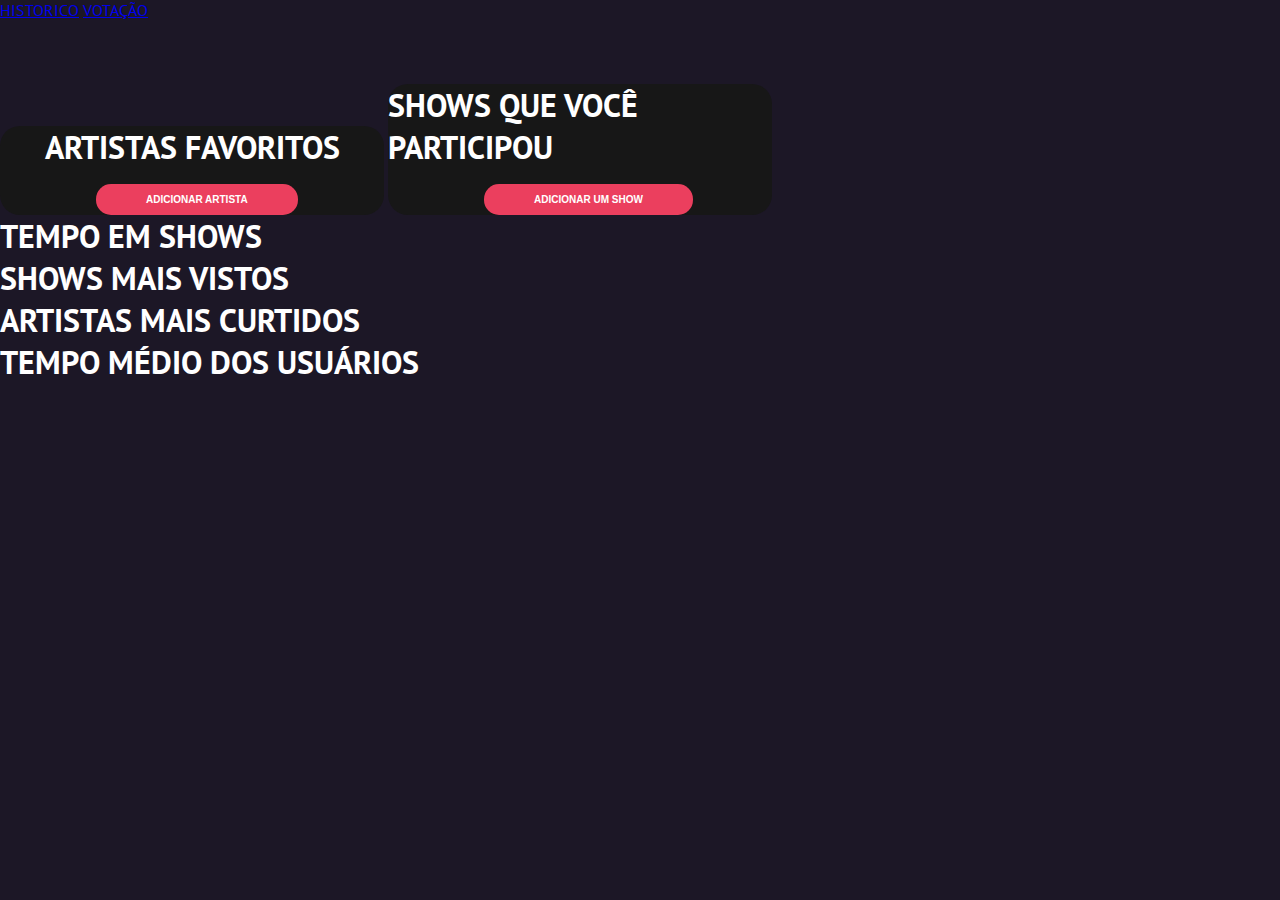
<file: Dashboard/index.html>
<!DOCTYPE html>
<html lang="en">
<head>
    <meta charset="UTF-8">
    <meta http-equiv="X-UA-Compatible" content="IE=edge">
    <meta name="viewport" content="width=device-width, initial-scale=1.0">
    <title>Document</title>
    <link rel="stylesheet" href="style.css">
    <script src="script.js" defer></script>
</head>
<body>
    <header>
        <div class="logo"></div>
        <div class=nav_nar>
            <a href="#">HISTORICO</a>
            <a href="C:\Users\gusta\OneDrive\Área de Trabalho\Faculdade\Projeto Individual\Atomica\Dashboard\Votação\index.html">VOTAÇÃO</a>
        </div>
    </header>

    <div>
    <div class="artistas">
        <h1>ARTISTAS FAVORITOS</h1>
        <button id="open-modal" class="btn">ADICIONAR ARTISTA</button>
        <div id="fade" class="hide"></div>
        <div id="modal" class="hide">
            <div class="modal-header">
                <h2>ADICONE UM ARTISTA</h2>
                <button id="close-modal" class="btn">FECHAR</button>
            </div>
            <div class="modal-body">
                <form class="form">
                    <label class="label-input">
                        <input type="text" placeholder="Nome">
                    </label>
                </form>
            </div>
        </div>
    </div>

    <div class="shows_part">
        <h1>SHOWS QUE VOCÊ PARTICIPOU</h1>
        <button id="open-modal2" class="btn">ADICIONAR UM SHOW</button>
        <div id="fade2" class="hide"></div>
        <div id="modal2" class="hide">
            <div class="modal-header">
                <h2>ADICONE UM SHOW</h2>
                <button id="close-modal2" class="btn">FECHAR</button>
            </div>
            <div class="modal-body">
                <form class="form">
                    <label class="label-input">
                        <input type="text" placeholder="Nome do artista">
                    </label>
                    <label class="label-input">
                        <input type="text" placeholder="Dia do show">
                    </label>
                </form>
            </div>
        </div>
    </div>

        <div class="tempo">
            <h1>TEMPO EM SHOWS</h1>
        </div>
        <div class="show_grafico">
            <h1>SHOWS MAIS VISTOS</h1>
        </div>
        <div class="artista_grafico">
            <h1>ARTISTAS MAIS CURTIDOS</h1>
        </div>
        <div class="tempo_grafico">
            <h1>TEMPO MÉDIO DOS USUÁRIOS</h1>
        </div>
    </div> 


    
</body>
</html>
</file>
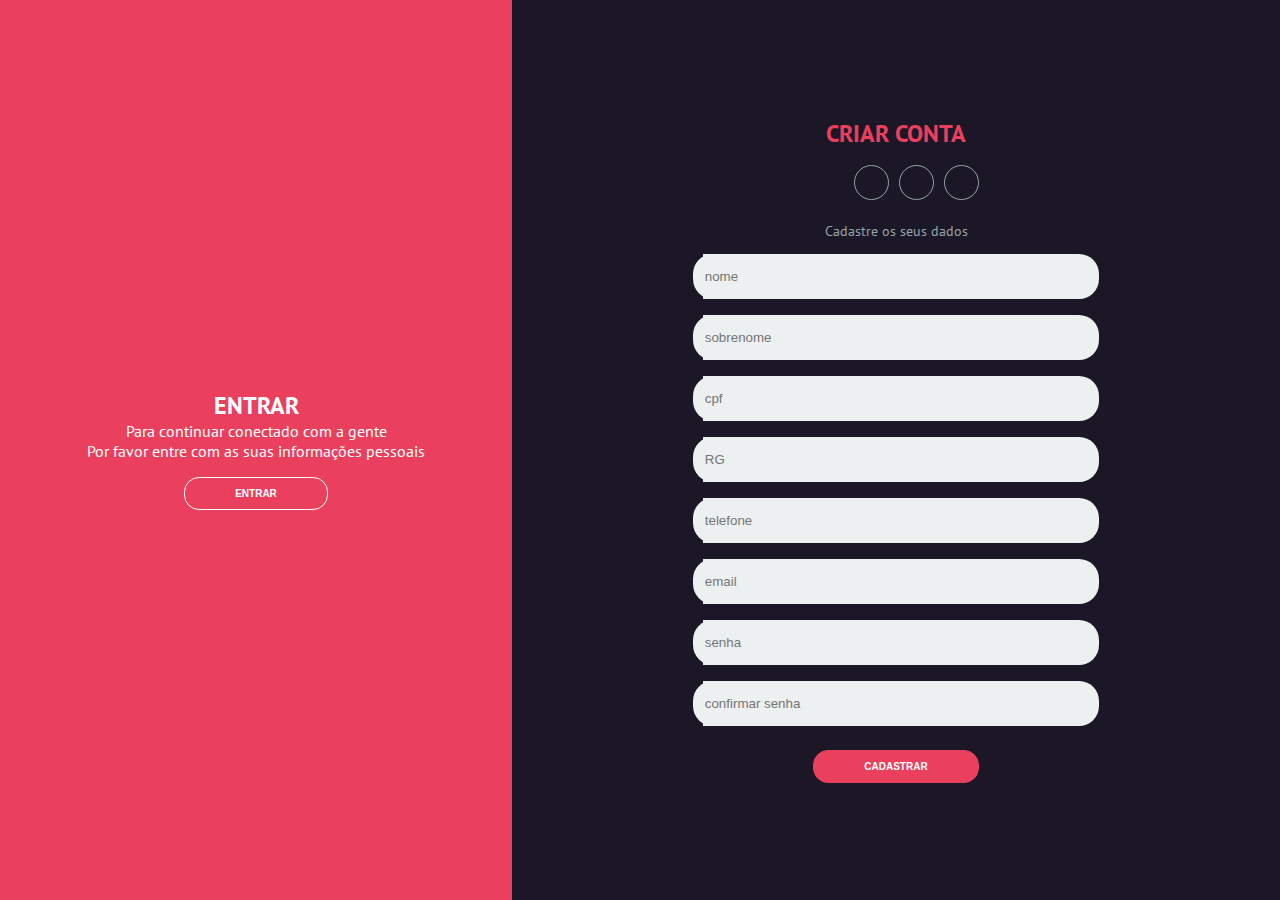
<file: login/index.html>
<!DOCTYPE html>
<html lang="en">
<head>
    <meta charset="UTF-8">
    <meta http-equiv="X-UA-Compatible" content="IE=edge">
    <meta name="viewport" content="width=device-width, initial-scale=1.0">
    <link rel="stylesheet" href="style.css">
    <link rel="stylesheet" href="https://cdnjs.cloudflare.com/ajax/libs/font-awesome/6.4.0/css/all.min.css" integrity="sha512-iecdLmaskl7CVkqkXNQ/ZH/XLlvWZOJyj7Yy7tcenmpD1ypASozpmT/E0iPtmFIB46ZmdtAc9eNBvH0H/ZpiBw==" crossorigin="anonymous" referrerpolicy="no-referrer" />
    <title>Document</title> 
</head>
<body>
    <div class="container">
        <div class="content first-content">
            <div class="first-column">
                <h2 class="title-primary">ENTRAR</h2>
                <p class="description-primary">Para continuar conectado com a gente</p>
                <p class="description-primary">Por favor entre com as suas informações pessoais</p>
                <button id="btn_entrar" class="btn btn-primary">ENTRAR</button>
            </div>
            <div class="second-column">
                <h2 class="title-second">CRIAR CONTA</h2>
                <div class="social-media">
                    <ul class="list-social-media">
                        <a class="link-social-media" href="#">
                            <li class="item-social-media">
                                <i class="fa-brands fa-facebook"></i>
                            </li>
                        </a>
                        <a  class="link-social-media" href="#">
                            <li class="item-social-media">
                                <i class="fa-brands fa-google"></i>
                            </li>
                        </a>
                        <a class="link-social-media" href="#">
                            <li class="item-social-media">
                                <i class="fa-brands fa-instagram"></i>
                            </li>
                        </a>
                    </ul>
                </div>
                <p class="description description-second">Cadastre os seus dados</p>
                <form class="form">
                    <label class="label-input" for="">
                        <i class="fa-solid fa-user icon-modify"></i>
                        <input type="text" placeholder="nome" id="ipt_nome">
                    </label>
                    <label class="label-input" for="">
                        <i class="fa-solid fa-user icon-modify"></i>
                        <input type="text" placeholder="sobrenome" id="ipt_sobrenome">
                    </label>
                    <label class="label-input" for="">
                        <i class="fa-regular fa-id-card icon-modify"></i>
                        <input type="number" placeholder="cpf" id="ipt_cpf">
                    </label>
                    <label class="label-input" for="">
                        <i class="fa-regular fa-id-card icon-modify"></i>
                        <input type="text" placeholder="RG" id="ipt_RG">
                    </label>
                    <label class="label-input" for="">
                        <i class="fa-solid fa-phone icon-modify"></i>
                        <input type="number" placeholder="telefone" id="ipt_telefone">                    
                    </label>
                    <label class="label-input" for="">
                        <i class="fa-solid fa-envelope icon-modify"></i>
                        <input type="text" placeholder="email" id="ipt_email">
                    </label>
                    <label class="label-input" for="">
                        <i class="fa-solid fa-lock icon-modify"></i>
                        <input type="password" placeholder="senha" id="ipt_senha">
                    </label>
                    <label class="label-input" for="">
                        <i class="fa-solid fa-lock icon-modify"></i>
                        <input type="password" placeholder="confirmar senha" id="ipt_conf_senha">
                    </label>
                     
                    <button onclick="cadastrar()" class="btn btn-second">CADASTRAR</button>
                </form>
            </div>
        </div>
        <div class="content second-content">
            <div class="first-column">
                <h2 class="title title-primary">Olá, amigo!</h2>
                <p class="description description-primary">Entre com os seus dados pessoais</p>
                <p class="description description-primary">e comece a sua jornada atômica com a gente</p>
                <button id="btn_cadastrar" class="btn btn-primary">CADASTRAR</button>
            </div>
            <div class="second-column">
                <h2 class="title title-second">Entre na sua conta</h2>
                <div class="social-media">
                    <ul class="list-social-media">
                        <a class="link-social-media" href="#">
                            <li class="item-social-media">
                                <i class="fa-brands fa-facebook"></i>
                            </li>
                        </a>
                        <a  class="link-social-media" href="#">
                            <li class="item-social-media">
                                <i class="fa-brands fa-google"></i>
                            </li>
                        </a>
                        <a class="link-social-media" href="#">
                            <li class="item-social-media">
                                <i class="fa-brands fa-instagram"></i>
                            </li>
                        </a>
                    </ul>
                </div>
                <p class="description description-second">Ou use o seu email</p>
                <form class="form">
                    <label class="label-input" for="">
                        <i class="fa-solid fa-envelope icon-modify"></i>
                        <input type="text" placeholder="email" id="ipt_email">
                    </label>
                    <label class="label-input" for="">
                        <i class="fa-solid fa-lock icon-modify"></i>
                        <input type="password" placeholder="senha" id="ipt_senha_final">
                    </label>
                     
                    <button class="btn btn-second">ENTRAR</button>
                </form>
            </div>
        </div>
    </div>
    <script src="script.js"></script>
</body>
</html>
</file>
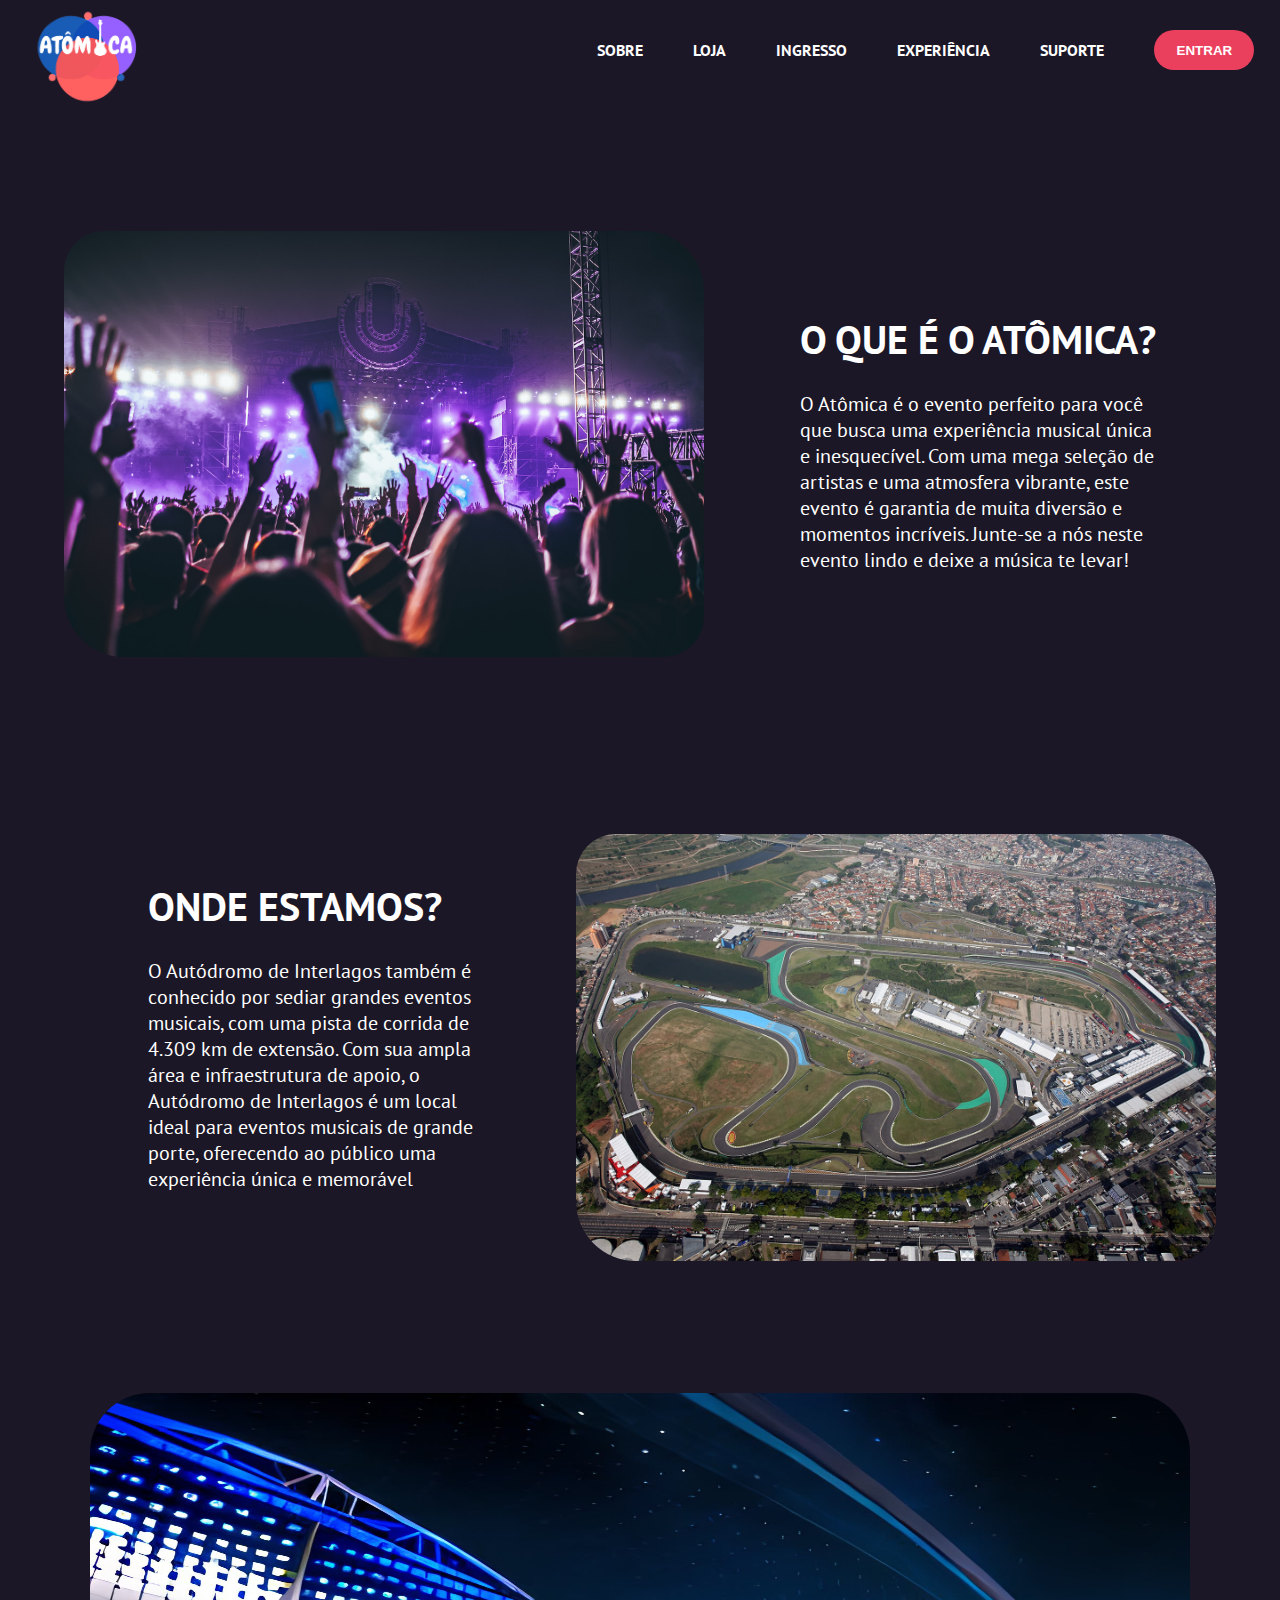
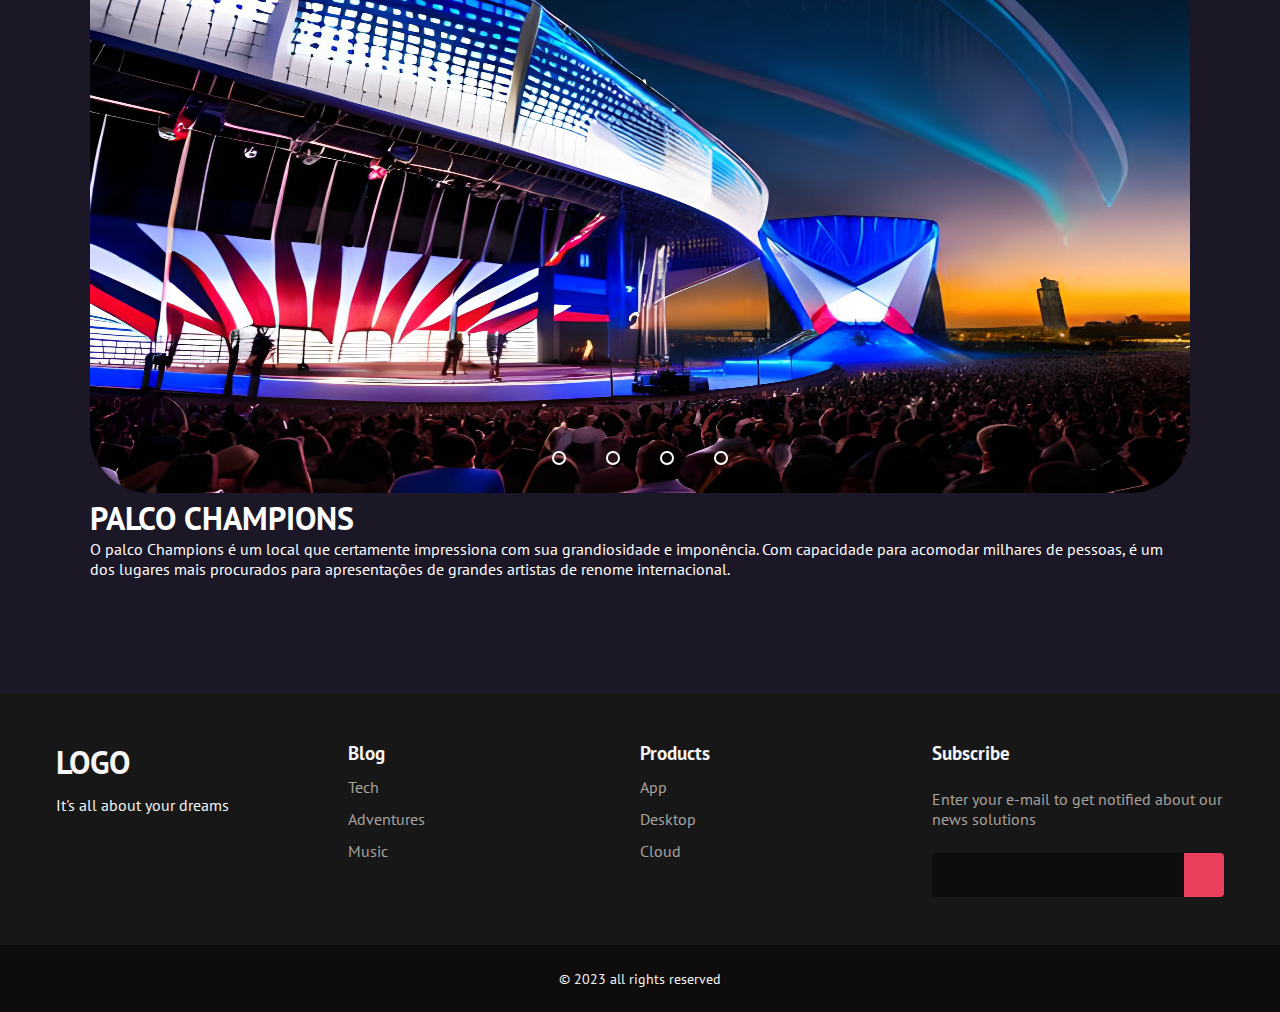
<file: sobre.html>
<!DOCTYPE html>
<html lang="en">
<head>
    <meta charset="UTF-8">
    <meta http-equiv="X-UA-Compatible" content="IE=edge">
    <meta name="viewport" content="width=device-width, initial-scale=1.0">
    <link rel="stylesheet" href="https://cdnjs.cloudflare.com/ajax/libs/font-awesome/6.4.0/css/all.min.css" integrity="sha512-iecdLmaskl7CVkqkXNQ/ZH/XLlvWZOJyj7Yy7tcenmpD1ypASozpmT/E0iPtmFIB46ZmdtAc9eNBvH0H/ZpiBw==" crossorigin="anonymous" referrerpolicy="no-referrer" />
    <link rel="stylesheet" href="style.css">
    <title>Atomica-Sobre</title>
</head>
<body>
    <header>
        <div class="center">
            <div class="logo">
                <img src="imagens\logo_atomica.png" style="width: 10vw;" alt="">
            </div>
            <div class="menu">
                <a href="#">SOBRE</a>
                <a href="#">LOJA</a>
                <a href="#">INGRESSO</a>
                <a href="#">EXPERIÊNCIA</a>
                <a href="#">SUPORTE</a>
                <button class="ENTRAR"><a href="#">ENTRAR</a></button>
            </div>
        </div>
    </header>

    <section class="sobre">
        <div class="center">
            <div class="texto_quem_somos">
                <h1>O QUE É O ATÔMICA?</h1><br>
                O Atômica é o evento perfeito para você <br>
                que busca uma experiência musical única <br>
                e inesquecível. Com uma mega seleção de <br>
                artistas e uma atmosfera vibrante, este <br>
                evento é garantia de muita diversão e <br>
                momentos incríveis. Junte-se a nós neste <br>
                evento lindo e deixe a música te levar! <br>
            </div>
        </div>
        <div class="img1">
            <img src="imagens\img_texto1.jpg" style="width: 50%; height: 60%; margin-left: 5%;  border-radius: 40px 60px 40px 60px;" alt="">
        </div>
    </section>

    <section class="onde">
        <div class="center">
          <div class="texto_onde">
            <h1>ONDE ESTAMOS?</h1><br>
            O Autódromo de Interlagos também é <br>
            conhecido por sediar grandes eventos <br>
            musicais, com uma pista de corrida de <br>
            4.309 km de extensão. Com sua ampla <br>
            área e infraestrutura de apoio, o <br>
            Autódromo de Interlagos é um local <br>
            ideal para eventos musicais de grande <br> 
            porte, oferecendo ao público uma <br>
            experiência única e memorável <br>
          </div>
        </div>    
      <div class="img2"> 
        <img src="imagens\Interlagos.jpg" style="width: 50%; height: 60%; margin-left: 45%; margin-top: -28%; border-radius: 40px 60px 40px 60px;" alt="">
      </div>
    </section>

    <div class="slider">
        <div class="slides">
            <input type="radio" name="radio-btn" id="radio1">
            <input type="radio" name="radio-btn" id="radio2">
            <input type="radio" name="radio-btn" id="radio3">
            <input type="radio" name="radio-btn" id="radio4">

            <div class="slide first">
                <img src="imagens/palco 1.jpg" style="width: 1100px; height: 700px; border-radius: 60px;" alt="">
                <div class="texto_palco_1">
                    <h1>PALCO CHAMPIONS</h1> 
                    O palco Champions é um local que certamente impressiona com sua grandiosidade e imponência. Com capacidade para acomodar milhares de pessoas, é um <br> dos lugares mais procurados para apresentações de grandes artistas de renome internacional.
                </div>
            </div>
            <div class="slide second">
                <img src="imagens/palco 2.jpg" style="width: 1100px; height: 700px; border-radius: 60px;" alt="">
                <div class="texto_palco_2">
                    <h1>PALCO MIDNIGHT</h1>
                    O palco principal Midnight é um lugar mágico e envolvente, que cativa e emociona quem tem a oportunidade de estar presente em uma apresentação. O Midnight se destaca por sua beleza e elegância, proporcionando uma atmosfera única e inesquecível para os espectadores.
                </div>
            </div>
            <div class="slide third">
                <img src="imagens/palco 3.jpg" style="width: 1100px; height: 700px; border-radius: 60px;" alt="">
                <div class="texto_palco_3">
                    <h1>PALCO STARLIGHT</h1>
                    O Starlight é um palco de show único que oferece uma experiência musical energizante. Diferente dos palcos convencionais, o Starlight é um espaço exclusivo para DJs que tocam uma variedade de músicas eletrônicas. Com um design moderno e futurista, é um ambiente perfeito para dançar a noite toda. 
                </div>
            </div>
            <div class="slide fourth">
                <img src="imagens/palco 4.jpg" style="width: 1100px; height: 700px; border-radius: 60px;" alt="">
                <div class="texto_palco_4">
                    <h1>YOUNG BLODD</h1>
                    O Young Blood é um palco que oferece uma oportunidade única para artistas menos conhecidos mostrarem seus talentos e serem descobertos pelo público, com um design que remete a um castelo, onde, assim como nos contos de fadas, sonhos são realizados
                </div>
            </div>

            <div class="navigation-auto">
                <div class="auto-btn1"></div>
                <div class="auto-btn2"></div>
                <div class="auto-btn3"></div>
                <div class="auto-btn4"></div>
            </div>

        </div>

        <div class="manual-navigation">
            <label for="radio1" class="manual-btn"></label>
            <label for="radio2" class="manual-btn"></label>
            <label for="radio3" class="manual-btn"></label>
            <label for="radio4" class="manual-btn"></label>
        </div>

    </div> 

    <br><br><br><br><br>

    <footer>
        <div id="footer_content">
            <div id="footer_contacts">
                <h1>LOGO</h1>
                <p>It's all about your dreams</p>

                <div id="footer_social_media">
                    <a href="#" class="footer-link" id="instagram">
                        <i class="fa-brands fa-instagram"></i>
                    </a>

                    <a href="#" class="footer-link" id="facebook">
                        <i class="fa-brands fa-facebook"></i>
                    </a>

                    <a href="#" class="footer-link" id="whatsapp">
                        <i class="fa-brands fa-whatsapp"></i>
                    </a>
                </div>
            </div>

            <ul class="footer-list">
                <li>
                    <h3>Blog</h3>
                </li>
                <li>
                    <a href="#" class="footer-link">Tech</a>
                </li>
                <li>
                    <a href="#" class="footer-link">Adventures</a>
                </li>
                <li>
                    <a href="#" class="footer-link">Music</a>
                </li>
            </ul>

            <ul class="footer-list">
                <li>
                    <h3>Products</h3>
                </li>
                <li>
                    <a href="#" class="footer-link">App</a>
                </li>
                <li>
                    <a href="#" class="footer-link">Desktop</a>
                </li>
                <li>
                    <a href="#" class="footer-link">Cloud</a>
                </li>
            </ul>

            <div id="footer_subscribe">
                <h3>Subscribe</h3>
                <p>
                    Enter your e-mail to get notified about our news solutions
                </p>

                <div id="input_group">
                    <input type="email" id="email">
                    <button>
                        <i class="fa-regular fa-envelope"></i>
                    </button>
                </div>
            </div> 
        </div>

        <div id="footer_copyright">
            &#169
            2023 all rights reserved
        </div>
    </footer>

    <script src="script.js"></script>

</body>
</html>
</file>
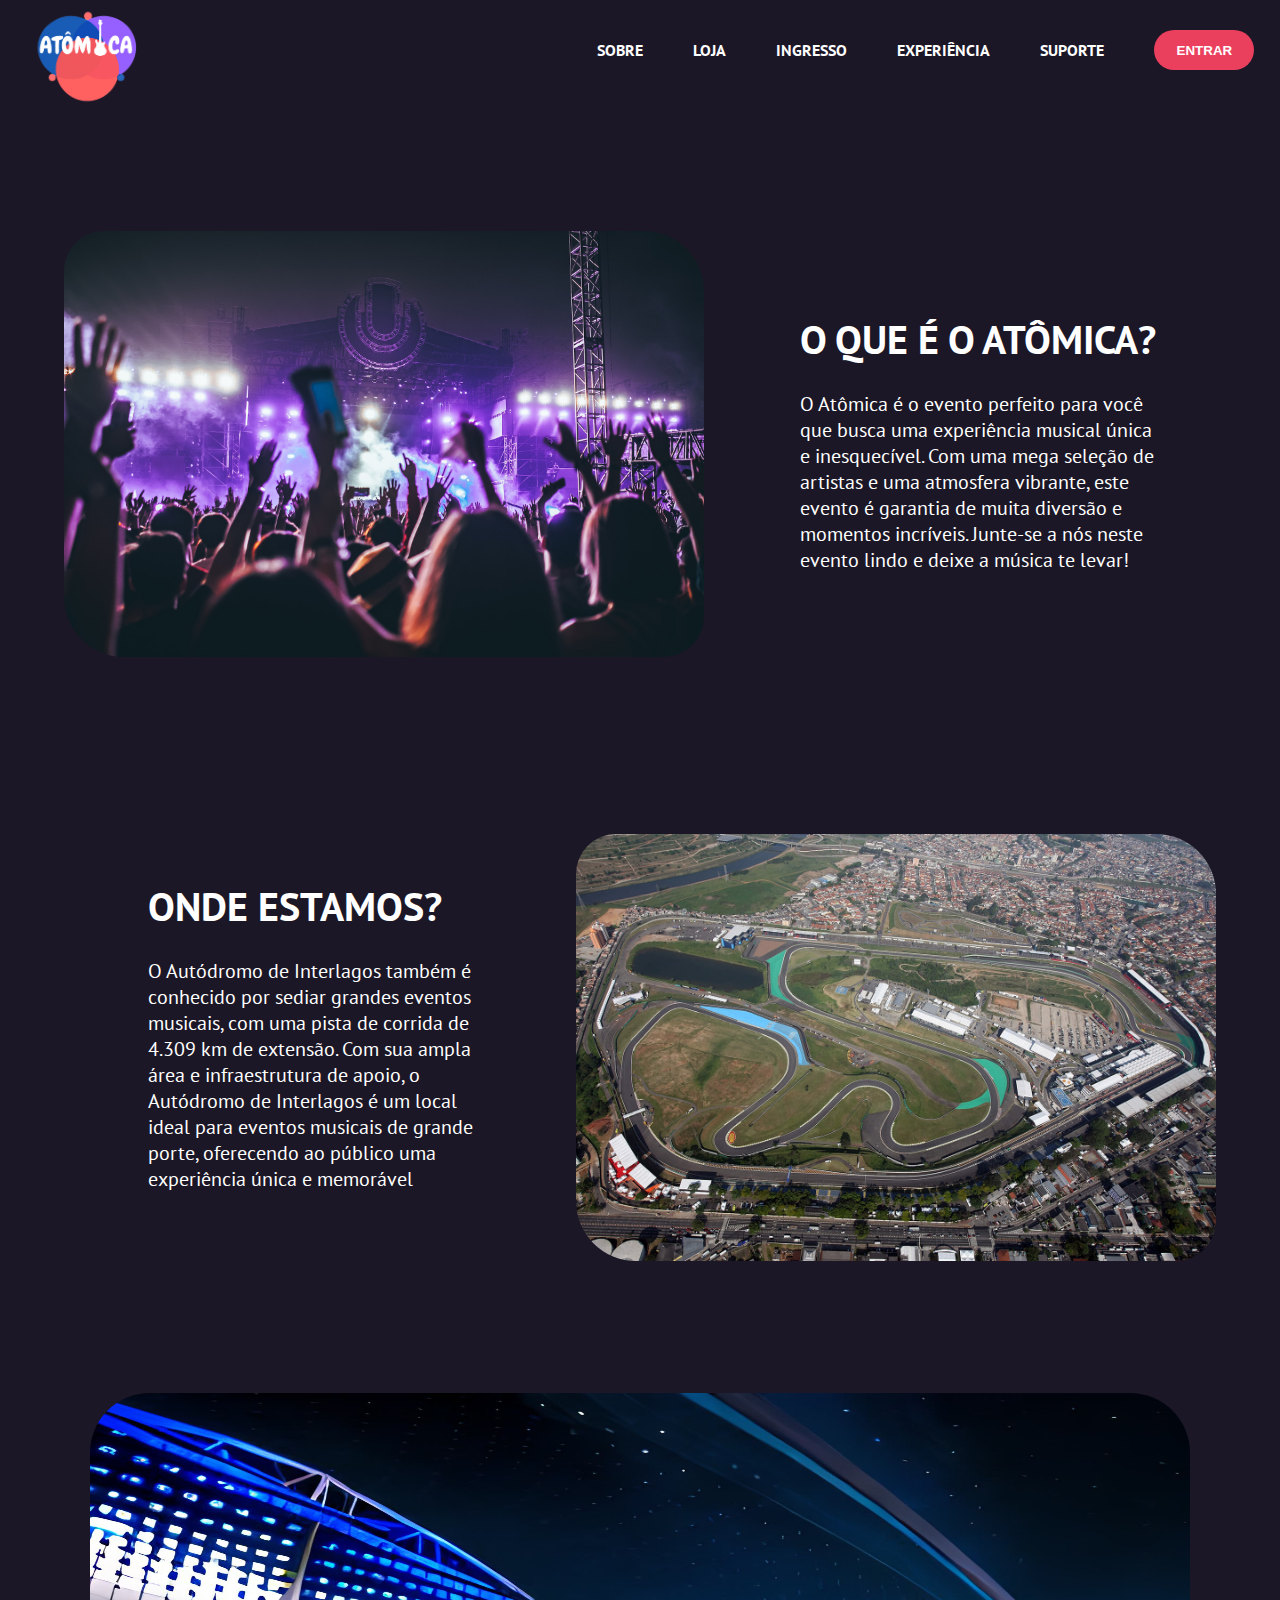
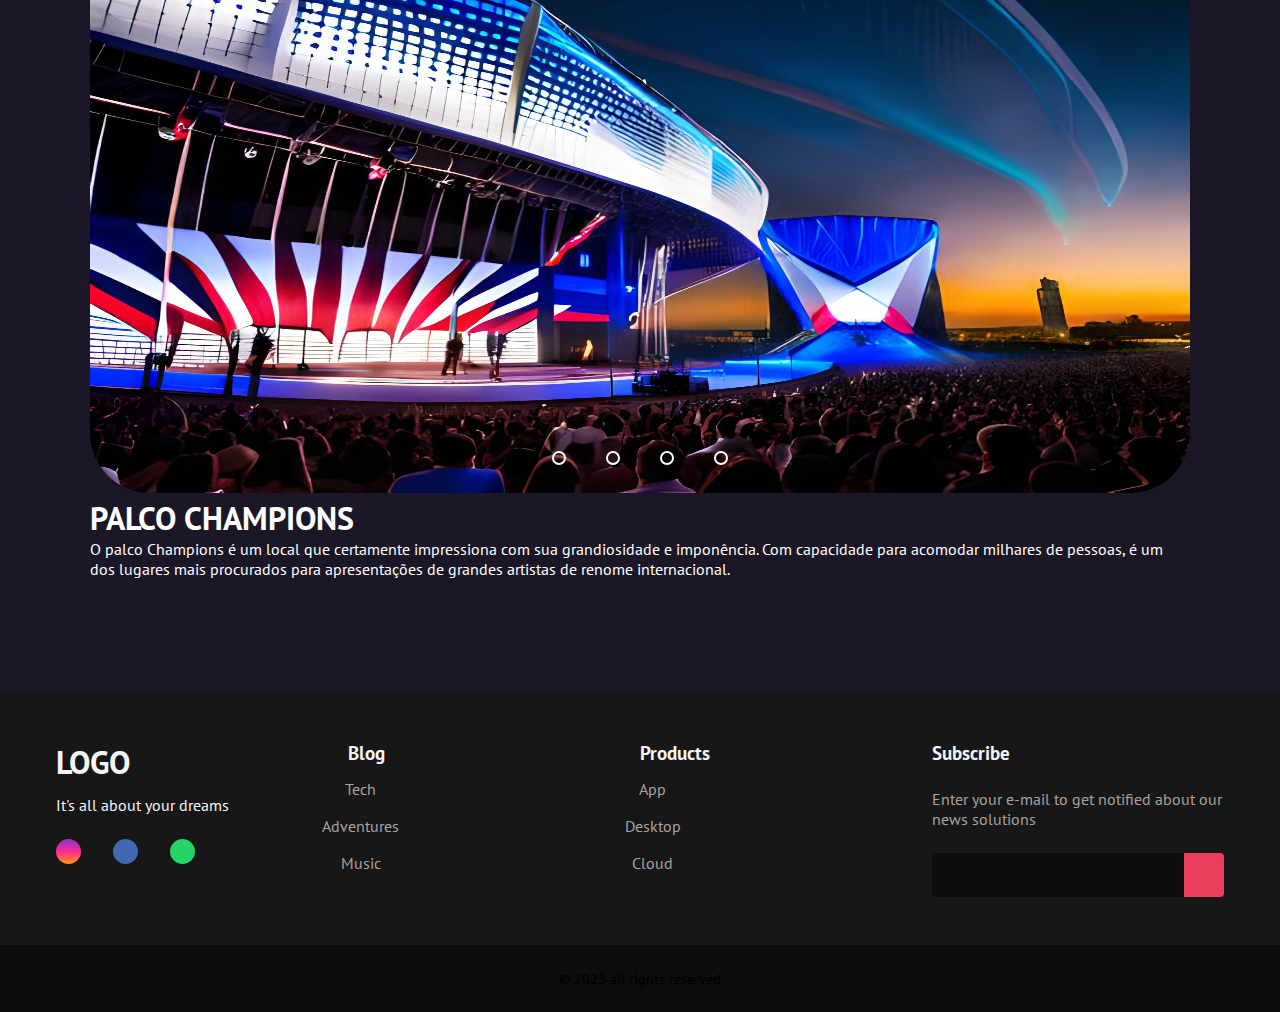
<file: Sobre/sobre.html>
<!DOCTYPE html>
<html lang="en">

<head>
    <meta charset="UTF-8">
    <meta http-equiv="X-UA-Compatible" content="IE=edge">
    <meta name="viewport" content="width=device-width, initial-scale=1.0">
    <link rel="stylesheet" href="https://cdnjs.cloudflare.com/ajax/libs/font-awesome/6.4.0/css/all.min.css"
        integrity="sha512-iecdLmaskl7CVkqkXNQ/ZH/XLlvWZOJyj7Yy7tcenmpD1ypASozpmT/E0iPtmFIB46ZmdtAc9eNBvH0H/ZpiBw=="
        crossorigin="anonymous" referrerpolicy="no-referrer" />
    <link rel="stylesheet" href="style.css">
    <title>Atomica-Sobre</title>
</head>

<body>
    <div class="container">
    <div class="center">
        <div class="logo">
            <img src="imagens\logo_atomica.png" style="width: 10vw;" alt="">
        </div>
        <div class="menu">
            <a href="#">SOBRE</a>
            <a href="#">LOJA</a>
            <a href="#">INGRESSO</a>
            <a href="#">EXPERIÊNCIA</a>
            <a href="#">SUPORTE</a>
            <button class="ENTRAR"><a
                    href="C:\Users\gusta\OneDrive\Área de Trabalho\Faculdade\Projeto Individual\Atomica\login\index.html">ENTRAR</a></button>
        </div>
    </div>
    <section class="sobre">
        <div class="center">
            <div class="texto_quem_somos">
                <h1>O QUE É O ATÔMICA?</h1><br>
                O Atômica é o evento perfeito para você <br>
                que busca uma experiência musical única <br>
                e inesquecível. Com uma mega seleção de <br>
                artistas e uma atmosfera vibrante, este <br>
                evento é garantia de muita diversão e <br>
                momentos incríveis. Junte-se a nós neste <br>
                evento lindo e deixe a música te levar! <br>
            </div>
        </div>
        <div class="img1">
            <img src="imagens\img_texto1.jpg"
                style="width: 50%; height: 60%; margin-left: 5%;  border-radius: 40px 60px 40px 60px;" alt="">
        </div>
    </section>

    <section class="onde">
        <div class="center">
            <div class="texto_onde">
                <h1>ONDE ESTAMOS?</h1><br>
                O Autódromo de Interlagos também é <br>
                conhecido por sediar grandes eventos <br>
                musicais, com uma pista de corrida de <br>
                4.309 km de extensão. Com sua ampla <br>
                área e infraestrutura de apoio, o <br>
                Autódromo de Interlagos é um local <br>
                ideal para eventos musicais de grande <br>
                porte, oferecendo ao público uma <br>
                experiência única e memorável <br>
            </div>
        </div>
        <div class="img2">
            <img src="imagens\Interlagos.jpg"
                style="width: 50%; height: 60%; margin-left: 45%; margin-top: -28%; border-radius: 40px 60px 40px 60px;"
                alt="">
        </div>
    </section>

    <div class="slider">
        <div class="slides">
            <input type="radio" name="radio-btn" id="radio1">
            <input type="radio" name="radio-btn" id="radio2">
            <input type="radio" name="radio-btn" id="radio3">
            <input type="radio" name="radio-btn" id="radio4">

            <div class="slide first">
                <img src="imagens/palco 1.jpg" style="width: 1100px; height: 700px; border-radius: 60px;" alt="">
                <div class="texto_palco_1">
                    <h1>PALCO CHAMPIONS</h1>
                    O palco Champions é um local que certamente impressiona com sua grandiosidade e imponência. Com
                    capacidade para acomodar milhares de pessoas, é um <br> dos lugares mais procurados para
                    apresentações de grandes artistas de renome internacional.
                </div>
            </div>
            <div class="slide second">
                <img src="imagens/palco 2.jpg" style="width: 1100px; height: 700px; border-radius: 60px;" alt="">
                <div class="texto_palco_2">
                    <h1>PALCO MIDNIGHT</h1>
                    O palco principal Midnight é um lugar mágico e envolvente, que cativa e emociona quem tem a
                    oportunidade de estar presente em uma apresentação. O Midnight se destaca por sua beleza e
                    elegância, proporcionando uma atmosfera única e inesquecível para os espectadores.
                </div>
            </div>
            <div class="slide third">
                <img src="imagens/palco 3.jpg" style="width: 1100px; height: 700px; border-radius: 60px;" alt="">
                <div class="texto_palco_3">
                    <h1>PALCO STARLIGHT</h1>
                    O Starlight é um palco de show único que oferece uma experiência musical energizante. Diferente
                    dos palcos convencionais, o Starlight é um espaço exclusivo para DJs que tocam uma variedade de
                    músicas eletrônicas. Com um design moderno e futurista, é um ambiente perfeito para dançar a
                    noite toda.
                </div>
            </div>
            <div class="slide fourth">
                <img src="imagens/palco 4.jpg" style="width: 1100px; height: 700px; border-radius: 60px;" alt="">
                <div class="texto_palco_4">
                    <h1>YOUNG BLODD</h1>
                    O Young Blood é um palco que oferece uma oportunidade única para artistas menos conhecidos
                    mostrarem seus talentos e serem descobertos pelo público, com um design que remete a um castelo,
                    onde, assim como nos contos de fadas, sonhos são realizados
                </div>
            </div>

            <div class="navigation-auto">
                <div class="auto-btn1"></div>
                <div class="auto-btn2"></div>
                <div class="auto-btn3"></div>
                <div class="auto-btn4"></div>
            </div>

        </div>

        <div class="manual-navigation">
            <label for="radio1" class="manual-btn"></label>
            <label for="radio2" class="manual-btn"></label>
            <label for="radio3" class="manual-btn"></label>
            <label for="radio4" class="manual-btn"></label>
        </div>

    </div>

    <br><br><br><br><br>

    <footer>
        <div id="footer_content">
            <div id="footer_contacts">
                <h1>LOGO</h1>
                <p>It's all about your dreams</p>

                <div id="footer_social_media">

                    <a href="#" class="footer-link" id="instagram">
                        <i class="fa-brands fa-instagram"></i>
                    </a>

                    <a href="#" class="footer-link" id="facebook">
                        <i class="fa-brands fa-facebook"></i>
                    </a>

                    <a href="#" class="footer-link" id="whatsapp">
                        <i class="fa-brands fa-whatsapp"></i>
                    </a>
                </div>
            </div>

            <ul class="footer-list">
                <li>
                    <h3>Blog</h3>
                </li>
                <li>
                    <a href="#" class="footer-link">Tech</a>
                </li>
                <li>
                    <a href="#" class="footer-link">Adventures</a>
                </li>
                <li>
                    <a href="#" class="footer-link">Music</a>
                </li>
            </ul>

            <ul class="footer-list">
                <li>
                    <h3>Products</h3>
                </li>
                <li>
                    <a href="#" class="footer-link">App</a>
                </li>
                <li>
                    <a href="#" class="footer-link">Desktop</a>
                </li>
                <li>
                    <a href="#" class="footer-link">Cloud</a>
                </li>
            </ul>

            <div id="footer_subscribe">
                <h3>Subscribe</h3>
                <p>
                    Enter your e-mail to get notified about our news solutions
                </p>

                <div id="input_group">
                    <input type="email" id="email">
                    <button>
                        <i class="fa-regular fa-envelope"></i>
                    </button>
                </div>
            </div>
        </div>
        </div>

        <div id="footer_copyright">
            &#169
            2023 all rights reserved
        </div>
    </footer>

    <script src="script.js"></script>

</body>

</html>
</file>
<file: Dashboard/style.css>
@import url('https://fonts.googleapis.com/css2?family=Bebas+Neue&family=Noto+Sans:wght@400;700&family=PT+Sans:ital,wght@0,400;0,700;1,400;1,700&family=PT+Serif:ital,wght@0,400;0,700;1,400&display=swap');

*{
    padding: 0;
    margin: 0;
    box-sizing: border-box;
}

body{
    font-family: 'PT Sans', sans-serif; 
    background-color: #1c1726;
    color: white;
}

.artistas{
    background-color: #171717 ;
    height: 30%;
    width: 30%;
    border-radius: 20px;
    margin-top: 5%;
    display: inline-block;
}

.artistas h1{
    display: flex;
    justify-content: center;
}

.artistas .btn{
    margin-left: 25%;
}

.shows_part{
    background-color: #171717 ;
    height: 30%;
    width: 30%;
    border-radius: 20px;
    margin-top: 5%;
    display: inline-block;
}

.shows_part h1{
    display: flex;
    justify-content: center;
}

.shows_part .btn{
    margin-left: 25%;
}

.btn{
    border-radius: 15px;
    text-transform: uppercase;
    color: white;
    font-size: 10px;
    padding: 10px 50px;
    cursor: pointer;
    font-weight: bold;
    align-self: center;
    border-width: 0;
    margin-top: 1rem;
    background-color: rgb(235, 63, 94);
    border: none;
}

.btn:hover{
    background-color: white;
    color: rgb(235, 63, 94);
    transition: background-color .5s;
}

#fade, #modal{
    transition: .5s;
    opacity: 1;
    pointer-events: all;
}

#fade{
    position: fixed;
    top: 0;
    left: 0;
    width: 100%;
    height: 100%;
    background-color: rgba(0, 0, 0, 0.6);
    z-index: 5;
}

#modal{
    position: fixed;
    left: 50%;
    top: 50%;
    transform: translate(-50%, -50%);
    z-index: 10;
    background-color: #1c1726;
    width: 500px;
    max-width: 90%;
    padding: 1.2rem;
    border-radius: 0.5rem;
}

.modal-header{
    display: flex;
    justify-content: space-between;
    align-items: center;
    border-bottom: 1px solid #ccc;
    margin-bottom: 1rem;
    padding-bottom: 1rem;
}

.modal-body p{
    margin-bottom: 1rem;
}

#modal.hide,
#fade.hide{
    opacity: 0;
    pointer-events: none;
}

#modal.hide{
    top: 0;
}

#fade2, #modal2{
    transition: .5s;
    opacity: 1;
    pointer-events: all;
}

#fade2{
    position: fixed;
    top: 0;
    left: 0;
    width: 100%;
    height: 100%;
    background-color: rgba(0, 0, 0, 0.6);
    z-index: 5;
}

#modal2{
    position: fixed;
    left: 50%;
    top: 50%;
    transform: translate(-50%, -50%);
    z-index: 10;
    background-color: #1c1726;
    width: 500px;
    max-width: 90%;
    padding: 1.2rem;
    border-radius: 0.5rem;
}

.modal2-head{
    display: flex;
    justify-content: space-between;
    align-items: center;
    border-bottom: 1px solid #ccc;
    margin-bottom: 1rem;
    padding-bottom: 1rem;
}

.modal-body p{
    margin-bottom: 1rem;
}

#modal2.hide,
#fade2.hide{
    opacity: 0;
    pointer-events: none;
}

#modal2.hide{
    top: 0;
}

.form{
    display: flex;
    flex-direction: column;
    width: 55%;
}

.form input{
    height: 45px;
    width: 80%;
    border: none;
    background-color: #ecf0f1;
}

.label-input{
    background-color: #ecf0f1;
    display: flex;
    align-items: center;
    justify-content: center;
    margin: 8px;
    border-radius: 20px;
}

input:focus {
    border: none;
    outline: none;
}
</file>
<file: login/style.css>
@import url('https://fonts.googleapis.com/css2?family=Bebas+Neue&family=Noto+Sans:wght@400;700&family=PT+Sans:ital,wght@0,400;0,700;1,400;1,700&family=PT+Serif:ital,wght@0,400;0,700;1,400&display=swap');

*{
    margin: 0;
    padding: 10;
    box-sizing: border-box;
}

body{
    font-family: 'PT Sans', sans-serif;
    overflow: hidden;   
}

.container{
    display: flex;
    justify-content: center;
    align-items: center;
    height: 100vh;
}

.content{
    background-color:  #1c1726;
    width: 100%;
    height: 100%;
    display: flex;
    justify-content: space-between;
    align-items: center;
    position: relative;
}

.content::before{
    content: "";
    position: absolute;
    background-color: rgb(235, 63, 94);
    width: 40%;
    height: 100%;
    left: 0;
}

.title{
    font-size: 28px;
    font-weight: bold;
    text-transform: capitalize;
}

.title-primary{
    color: white;
}

.title-second{
    color: rgb(235, 63, 94);
}

.description{
    font-size: 14px;
    font-weight: 300;
    line-height: 30px;
}

.description-primary{
    color: white;
}

.description-second{
    color: #95a5a6;
}

.btn{
    border-radius: 15px;
    text-transform: uppercase;
    color: white;
    font-size: 10px;
    padding: 10px 50px;
    cursor: pointer;
    font-weight: bold;
    align-self: center;
    border-width: 0;
    margin-top: 1rem;
}

.btn-primary{
    background-color: transparent;
    border: 1px solid white;
}

.btn-primary:hover{
    background-color: white;
    color: rgb(235, 63, 94);
    transition: background-color .5s;
}

.btn-second{
    background-color: rgb(235, 63, 94);
    border: 1px solid rgb(235, 63, 94);
}

.btn-second:hover{
    background-color: white;
    border: 1px solid rgb(235, 63, 94);
    color: rgb(235, 63, 94);
    transition: background-color .5s;
}

.first-content{
    display: flex;
}

.first-content .second-column{
    z-index: 11;
}

.first-column{
    text-align: center;
    width: 40%;
    z-index: 10;
}

.second-column{
    width: 60%;
    display: flex;
    flex-direction: column;
    align-items: center;
}

.social-media{
    margin: 1rem 0;
}

.link-social-media:not(:first-child){
    margin-left: 10px;
}

.link-social-media .item-social-media{
    transition: background-color .5s;
}

.link-social-media:hover .item-social-media{
    background-color: rgb(235, 63, 94);
    color: white;
    border-color: rgb(235, 63, 94);
}

.list-social-media{
    display: flex;
    list-style-type: none;
}

.item-social-media{
    border: 1px solid #95a5a6;
    border-radius: 50%;
    width: 35px;
    height: 35px;
    line-height: 35px;
    text-align: center;
    color: #95a5a6;
}


.form{
    display: flex;
    flex-direction: column;
    width: 55%;
}

.form input{
    height: 45px;
    width: 80%;
    border: none;
    background-color: #ecf0f1;
}

.label-input{
    background-color: #ecf0f1;
    display: flex;
    align-items: center;
    margin: 8px;
    border-radius: 20px;
}

input:focus {
    border: none;
    outline: none;
}

.icon-modify{
    color: #7f8c8d;
    padding: 0 5px;

}

.second-content{
    position: absolute;
    display: flex;
}

.second-content .first-column{
    order: 2;
    z-index: -1;
}

.second-content .second-column{
    order: 1;
    z-index: -1 ;
}

.ENTRAR-js .first-content .first-column{
    z-index: -1;
}

.ENTRAR-js .first-content .second-column{
    z-index: -1;
}
.ENTRAR-js .second-content .second-column{
    z-index: 11;
}

.ENTRAR-js .second-content .first-column{
    z-index: 13;
}

.ENTRAR-js .content::before{
    left: 60%;
    animation: slidein 2s;
    z-index: 12;
}

.CADASTRAR-js .content::before{
    animation: slideout 2s;
    z-index: 12;
}

.CADASTRAR-js .second-content .first-column,
.CADASTRAR-js .second-content .second-column {
    z-index: -1;
}

.CADASTRAR-js .first-content .second-column{
    z-index: 11;
}
.CADASTRAR-js .first-content .first-column{
    z-index: 13;
}

@keyframes slidein{
    from{
        left: 0;
        width: 40%;
    }

    to{
        left: 60%;
        width: 40%;
    }
}

@keyframes slideout{
    from{
        left: 60%;
        width: 40%;
    }
    
    to{
        left: 0;
        width: 40%;
    }
}
</file>
<file: style.css>
@import url('https://fonts.googleapis.com/css2?family=Bebas+Neue&family=Noto+Sans:wght@400;700&family=PT+Sans:ital,wght@0,400;0,700;1,400;1,700&family=PT+Serif:ital,wght@0,400;0,700;1,400&display=swap');

*{
    margin: 0;
    padding: 0;
    box-sizing: border-box;
}

.center{
    display: flex;
    flex-wrap: wrap;
    max-width: 1100;
    margin: 0 auto;
    padding: 0 2%;
}

html,body{
    width: 100%;
    overflow-x: hidden;
    font-family: 'PT Sans', sans-serif;
    background-color: #1c1726;
}

.header{
    height: 200px;
    padding: 100px ;
    background-color: var(--color-neutral-10);
}

.logo{
    cursor: pointer;
    width: 30%;
}

.menu{
    padding-top: 30px;
    width: 70%;
    height: 10%;
    text-align: center;
    display: flex;
    justify-content: flex-end;
    align-items: center;
}

.menu a{
    color: white;
    text-decoration: none;
    font-weight: bold;
    margin-right: 50px;
}

.ENTRAR{
    border: 0;
    background-color: rgb(235, 63, 94);
    width: 100px;
    height: 40px;
    border-radius: 20px;
    display: flex;
    justify-content: center;
    align-items: center;
}
.ENTRAR a{
    margin: 0;
}

section.sobre{
    position: relative;
    height: calc(100% - 200px);
    
}

.img1{
    position: absolute;
    top: 25%; 
}

.texto_quem_somos{
    color: white;
    top: 0;
    margin-left: 63%;
    margin-top: 16%;
    font-size: 20px;

}

.texto_quem_somos h1{
    font-size: 40px;
}

.texto_onde{
    color: white;
    top: 0;
    margin-left: 10%;
    margin-top: 25%;
    font-size: 20px;
}

.texto_onde h1{
    font-size: 40px;
}

.slider{
    margin: 0 auto;
    width: 1100px;
    height: 800px;
    overflow: hidden;
    margin-top: 10%;
}

.slides{
    width: 400%;
    height: 600px;
    display: flex;
}

.slides input{
    display: none;
}

.slide{
    width: 25%;
    position: relative;
    transition: 2s;
}

.slide img{
    width: 800px;
}

.manual-navigation{
    position: absolute;
    width: 1100px;
    margin-top: 4.57%;
    display: flex;
    justify-content: center;
}

.manual-btn{
    border: 2px solid white;
    padding: 5px;
    border-radius: 10px;
    cursor: pointer;
    transition: 1s;
}

.manual-btn:not(:last-child){
    margin-right: 40px;
}

.manual-btn:hover{
    background-color: white;
}

#radio1:checked ~ .first{
    margin-left: 0;
}

#radio2:checked ~ .first{
    margin-left: -25%;
}

#radio3:checked ~ .first{
    margin-left: -50%;
}

#radio4:checked ~ .first{
    margin-left: -75%;
}


.navigation-auto{
    position: absolute;
    width: 1100px;
    margin-top: 660px;
    display: flex;
    justify-content: center;
}

.navigation-auto div:not(:last-child){
    margin-right: 40px;
}

#radio1:checked ~ .navigation-auto .auto-btn1{
    background-color: white;
}

#radio2:checked ~ .navigation-auto .auto-btn2{
    background-color: white;
}

#radio3:checked ~ .navigation-auto .auto-btn3{
    background-color: white;
}

#radio1:checked ~ .navigation-auto .auto-btn1{
    background-color: white;
}

.texto_palco_1{
    color: white;
}

.texto_palco_2{
    color: white; 
}

.texto_palco_3{
    color: white;
}

.texto_palco_4{
    color: white;
}

:root{
    --color-neutral-0: #0e0c0c;
    --color-neutral-10: #171717;
    --color-neutral-30: #a8a29e;
    --color-neutral-40: #f5f5f5;
}

footer{
    width: 100%;
    color: var(--color-neutral-40);
}

.footer-link{
    text-decoration: none;
}

#footer_content{
    background-color: var(--color-neutral-10);
    display: grid;
    grid-template-columns: repeat(4, 1fr);
    padding: 3rem 3.5rem;
}

#footer_contacts h1{
    margin-bottom: 0.75rem;
}

#footer_social_media{
    display: flex;
    gap: 2rem;
    margin-top: 1.5rem;
}

#foooter_social_media .footer-link{
    display: flex;
    align-items: center;
    justify-content: center;
    height: 2.5rem;
    width: 2.5rem;
    color: var(--color-neutral-40);
    transition: all 0.4s;
    border-radius: 50%;
}

#foooter_social_media .footer-link i{
    font-size: 1.25rem;
}

#foooter_social_media .footer-link:hover{
    opacity: 0.8;
}

#instagram{
    background: linear-gradient(#7f37c9, #ff2992, #ff9807);
}

#facebook{
    background-color: #4267b3;
}

#whatsapp{
    background-color: #25d366;
}

.footer-list{
    display: flex;
    flex-direction: column;
    gap: 0.75rem;
    list-style: none;
}

.footer-list .footer-link{
    color: var(--color-neutral-30);
    transition: all 0.4s;
}

.footer-list .footer-link:hover{
    color: rgb(235, 63, 94);
}

#footer_subscribe{
    display: flex;
    flex-direction: column;
    gap: 1.5rem;
}

#footer_subscribe p{
    color: var(--color-neutral-30);
}

#input_group{
    display: flex;
    align-items: center;
    background-color: var(--color-neutral-0);
    border-radius: 4px;
}

#input_group input{
    all: unset;
    padding: 0.75rem;
    width: 100%;
}

#input_group button{
    background-color:rgb(235, 63, 94);
    border: none;
    color: var(--color-neutral-40);
    padding: 0px 1.25rem;
    font-size: 1.125rem;
    height: 100%;
    border-radius: 0px 4px 4px 0px;
    cursor: pointer;
}


#input_group button:hover{
    opacity: 0.8;
    transition: all 0.4s;
}

#footer_copyright{
    display: flex;
    justify-content: center;
    background-color: var(--color-neutral-0);
    font-size: 0.9rem;
    padding: 1.5rem;
    font-weight: 100;
}
</file>
<file: Sobre/style.css>
@import url('https://fonts.googleapis.com/css2?family=Bebas+Neue&family=Noto+Sans:wght@400;700&family=PT+Sans:ital,wght@0,400;0,700;1,400;1,700&family=PT+Serif:ital,wght@0,400;0,700;1,400&display=swap');

* {
    margin: 0;
    padding: 0;
    box-sizing: border-box;
}

.center {
    display: flex;
    flex-wrap: wrap;
    max-width: 1100;
    margin: 0 auto;
    padding: 0 2%;
}

html,
body {
    width: 100%;
    overflow-x: hidden;
    font-family: 'PT Sans', sans-serif;
    background-color: #1c1726;
}

.header {
    height: 200px;
    padding: 100px;
    background-color: var(--color-neutral-10);
}

.logo {
    cursor: pointer;
    width: 30%;
}

.menu {
    padding-top: 30px;
    width: 70%;
    height: 10%;
    text-align: center;
    display: flex;
    justify-content: flex-end;
    align-items: center;
}

.menu a {
    color: white;
    text-decoration: none;
    font-weight: bold;
    margin-right: 50px;
}

.ENTRAR {
    border: 0;
    background-color: rgb(235, 63, 94);
    width: 100px;
    height: 40px;
    border-radius: 20px;
    display: flex;
    justify-content: center;
    align-items: center;
}

.ENTRAR a {
    margin: 0;
}

section.sobre {
    position: relative;
    height: calc(100% - 200px);

}

.img1 {
    position: absolute;
    top: 25%;
}

.texto_quem_somos {
    color: white;
    top: 0;
    margin-left: 63%;
    margin-top: 16%;
    font-size: 20px;

}

.texto_quem_somos h1 {
    font-size: 40px;
}

.texto_onde {
    color: white;
    top: 0;
    margin-left: 10%;
    margin-top: 25%;
    font-size: 20px;
}

.texto_onde h1 {
    font-size: 40px;
}

.slider {
    margin: 0 auto;
    width: 1100px;
    height: 800px;
    overflow: hidden;
    margin-top: 10%;
}

.slides {
    width: 400%;
    height: 600px;
    display: flex;
}

.slides input {
    display: none;
}

.slide {
    width: 25%;
    position: relative;
    transition: 2s;
}

.slide img {
    width: 800px;
}

.manual-navigation {
    position: absolute;
    width: 1100px;
    margin-top: 4.57%;
    display: flex;
    justify-content: center;
}

.manual-btn {
    border: 2px solid white;
    padding: 5px;
    border-radius: 10px;
    cursor: pointer;
    transition: 1s;
}

.manual-btn:not(:last-child) {
    margin-right: 40px;
}

.manual-btn:hover {
    background-color: white;
}

#radio1:checked~.first {
    margin-left: 0;
}

#radio2:checked~.first {
    margin-left: -25%;
}

#radio3:checked~.first {
    margin-left: -50%;
}

#radio4:checked~.first {
    margin-left: -75%;
}


.navigation-auto {
    position: absolute;
    width: 1100px;
    margin-top: 660px;
    display: flex;
    justify-content: center;
}

.navigation-auto div:not(:last-child) {
    margin-right: 40px;
}

#radio1:checked~.navigation-auto .auto-btn1 {
    background-color: white;
}

#radio2:checked~.navigation-auto .auto-btn2 {
    background-color: white;
}

#radio3:checked~.navigation-auto .auto-btn3 {
    background-color: white;
}

#radio1:checked~.navigation-auto .auto-btn1 {
    background-color: white;
}

.texto_palco_1 {
    color: white;
}

.texto_palco_2 {
    color: white;
}

.texto_palco_3 {
    color: white;
}

.texto_palco_4 {
    color: white;
}

:root {
    --color-neutral-0: #0e0c0c;
    --color-neutral-10: #171717;
    --color-neutral-30: #a8a29e;
    --color-neutral-40: #f5f5f5;
}

footer {
    width: 100%;
    color: var(--color-neutral-40);
}

.footer-link {
    text-decoration: none;
    width: 25px;
    height: 25px;
    display: flex;
    align-items: center;
    border-radius: 50px;
    justify-content: center;
}

#footer_content {
    background-color: var(--color-neutral-10);
    display: grid;
    grid-template-columns: repeat(4, 1fr);
    padding: 3rem 3.5rem;
}

#footer_contacts h1 {
    margin-bottom: 0.75rem;
}

#footer_social_media {
    display: flex;
    gap: 2rem;
    margin-top: 1.5rem;
}

#foooter_social_media .footer-link {
    display: flex;
    align-items: center;
    justify-content: center;
    height: 2.5rem;
    width: 2.5rem;
    color: var(--color-neutral-40);
    transition: all 0.4s;
    border-radius: 50%;
}

#foooter_social_media .footer-link i {
    font-size: 1.25rem;
}

#foooter_social_media .footer-link:hover {
    opacity: 0.8;
}

#instagram {
    background: linear-gradient(#7f37c9, #ff2992, #ff9807);
}

#facebook {
    background-color: #4267b3;
}

#whatsapp {
    background-color: #25d366;
}

.footer-list {
    display: flex;
    flex-direction: column;
    gap: 0.75rem;
    list-style: none;
}

.footer-list .footer-link {
    color: var(--color-neutral-30);
    transition: all 0.4s;
}

.footer-list .footer-link:hover {
    color: rgb(235, 63, 94);
}

#footer_subscribe {
    display: flex;
    flex-direction: column;
    gap: 1.5rem;
}

#footer_subscribe p {
    color: var(--color-neutral-30);
}

#input_group {
    display: flex;
    align-items: center;
    background-color: var(--color-neutral-0);
    border-radius: 4px;
}

#input_group input {
    all: unset;
    padding: 0.75rem;
    width: 100%;
}

#input_group button {
    background-color: rgb(235, 63, 94);
    border: none;
    color: var(--color-neutral-40);
    padding: 0px 1.25rem;
    font-size: 1.125rem;
    height: 100%;
    border-radius: 0px 4px 4px 0px;
    cursor: pointer;
}


#input_group button:hover {
    opacity: 0.8;
    transition: all 0.4s;
}

#footer_copyright {
    display: flex;
    justify-content: center;
    background-color: var(--color-neutral-0);
    font-size: 0.9rem;
    padding: 1.5rem;
    font-weight: 100;
}
</file>
